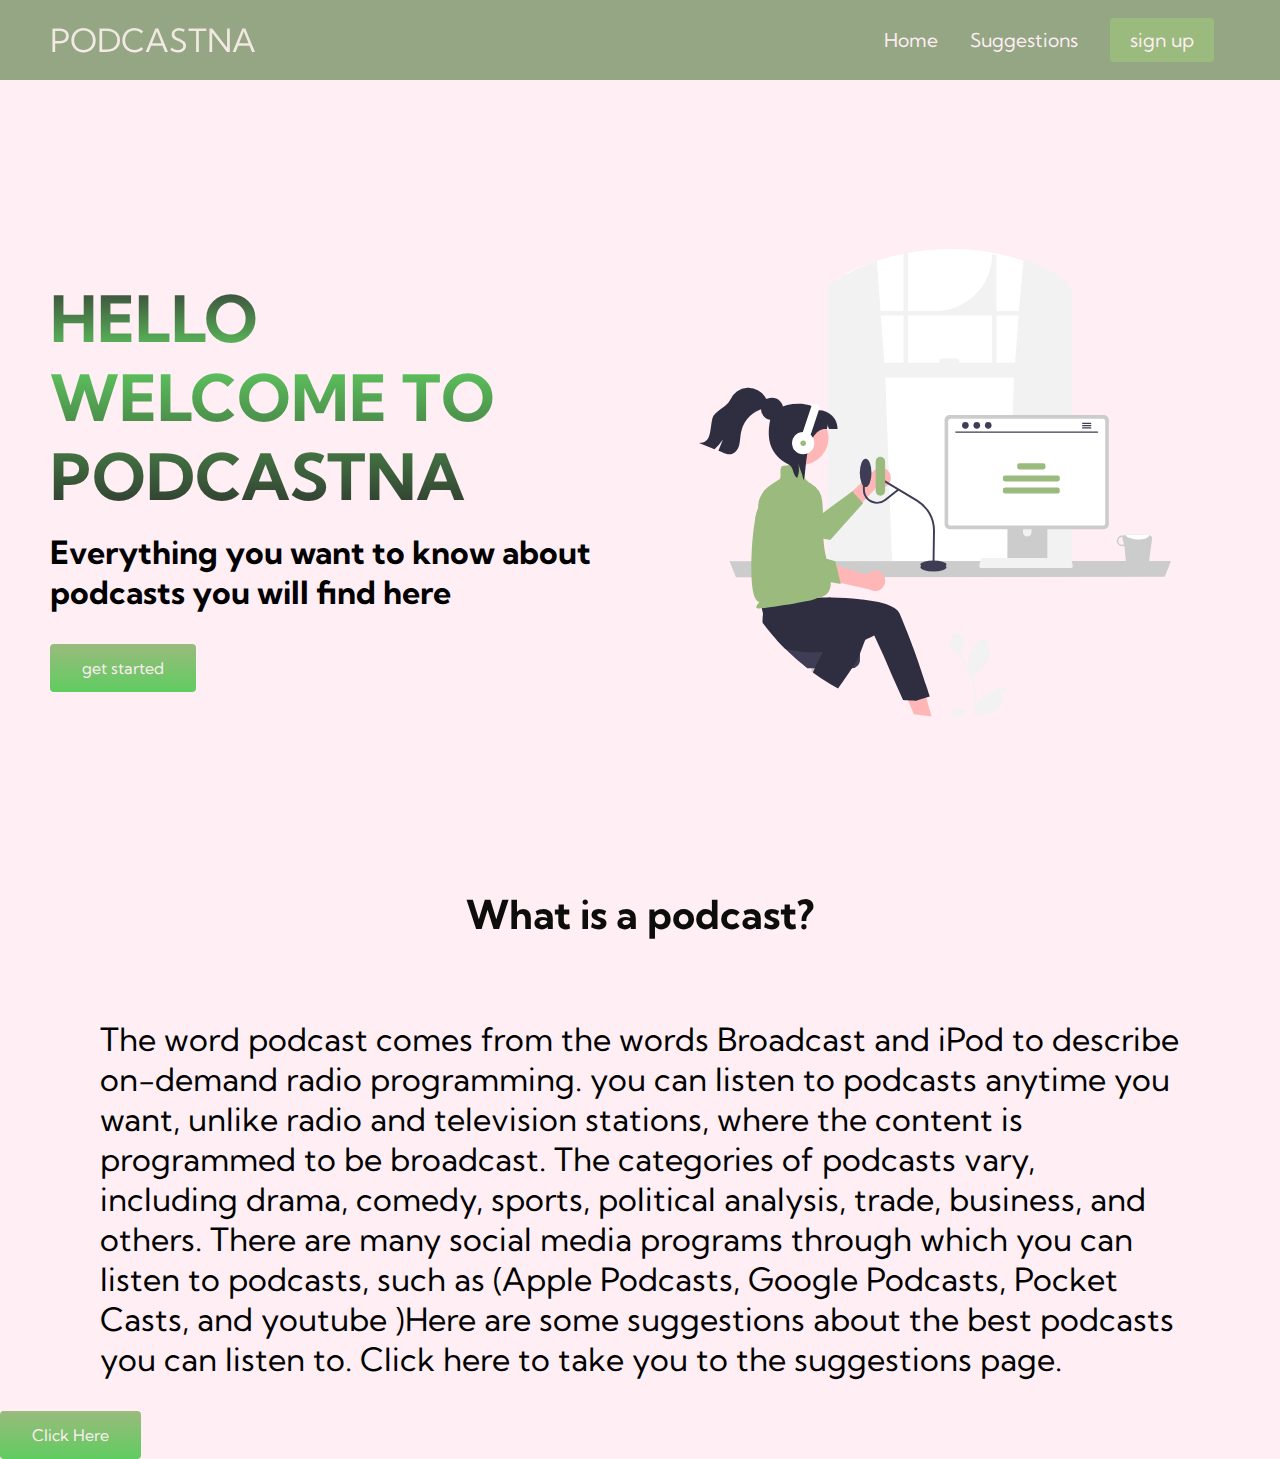
<file: index.html>
<!DOCTYPE html>
<html lang="en">
<head>
    <meta charset="UTF-8">
    <meta name="viewport" content="width=device-width, initial-scale=1.0">
    <title>PODCASTNA</title>
        <link rel="stylesheet" href="style.css">
        <link href="https://fonts.googleapis.com/css2?family=Kumbh+Sans:wght@400;500&display=swap" rel="stylesheet">
  
</head>
<body>
    <!--navbar section-->
  <nav class="navbar">
    <div class="navbar__container">
        <a href="/" id="navbar__logo"> PODCASTNA</a>
        <div class="navbar__toggle" id="mobile-menu">
            <span class="bar"></span>
            <span class="bar"></span>
            <span class="bar"></span>
        </div>
        <ul class="navbar__menu">
            <li class="navbar__item">
                <a href="/" class="navbar__links">Home</a>
            </li>
            <li class="navbar__item">
                <a href="/tech.html" class="navbar__links">Suggestions</a>
            </li>
            
            <li class="navbar__btn">
                <a href="/" class="button">sign up</a></li>
        </ul>
    </div>
  </nav>
  
  
</div>
  <!--hero section-->
  <div class="main">
    <div class="main__container">
        <div class="main__content">
            <h1>HELLO</h1>
            <h2>WELCOME TO PODCASTNA</h2>
            <p>Everything you want to know about podcasts you will find here
            </p>
            <button class="main__btn"><a href="/">get started</a></button>
        </div>
        <div class="main__img--container">
            <img src="images/undraw_podcast_re_wr88.svg" alt="pic" id="main__img">
        </div>
    </div>
</div>

<!--services section-->
<div class="services">
    <h1> What is a podcast?</h1>
   </div>
    <div class="services__container">
  </div>

<div class="paragraph">
    <p>The word podcast comes from the words Broadcast and iPod to describe on-demand radio programming. you can listen to podcasts anytime you want, unlike radio and television stations, where the content is programmed to be broadcast. The categories of podcasts vary, including drama, comedy, sports, political analysis, trade, business, and others. There are many social media programs through which you can listen to podcasts, such as (Apple Podcasts, Google Podcasts, Pocket Casts, and youtube )Here are some suggestions about the best podcasts you can listen to. Click here to take you to the suggestions page.</p>
        <button class="main__btn"><a href="./tech.html">Click Here</a></button>
    </div>
</file>
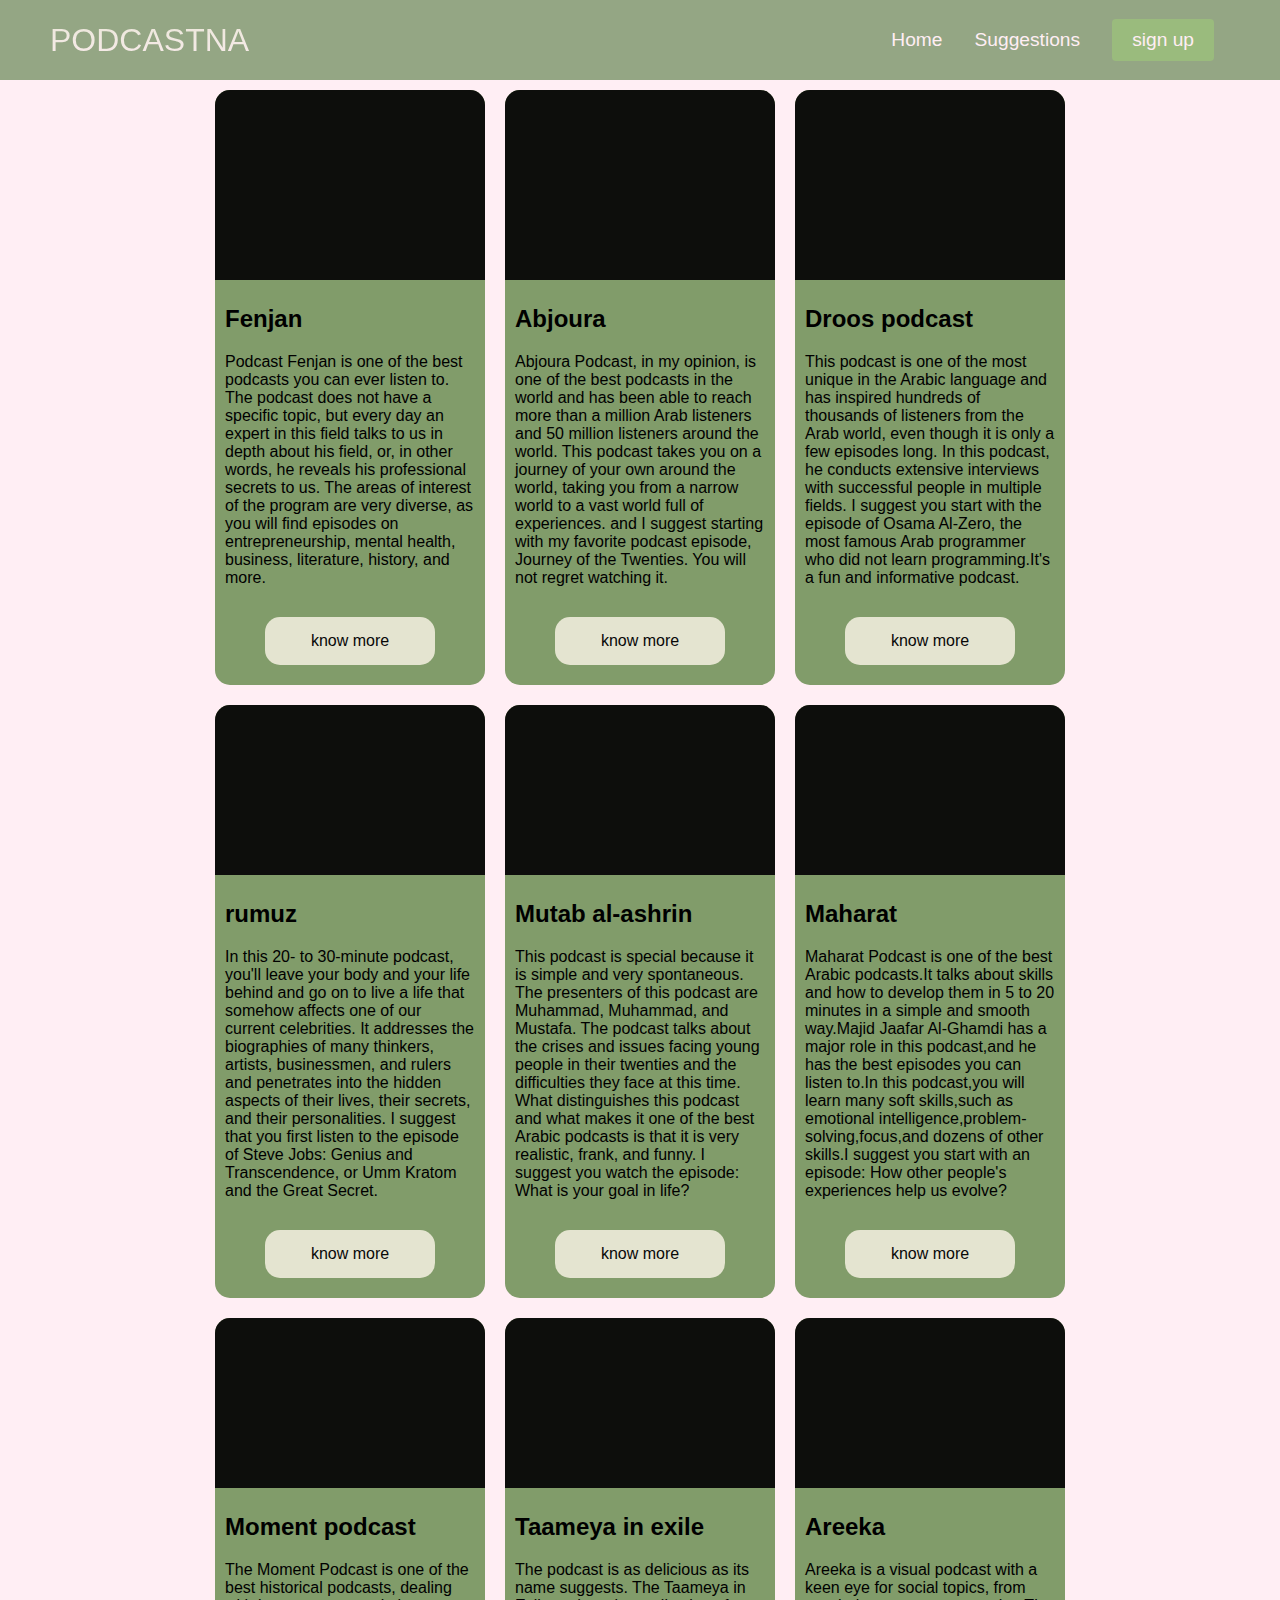
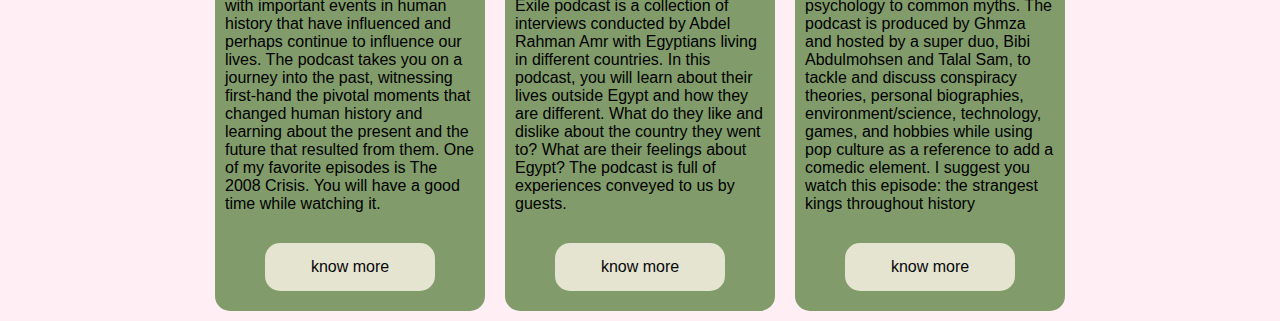
<file: tech.html>
<!DOCTYPE html>
<html lang="en">
<head>
    <meta charset="UTF-8">
    <meta name="viewport" content="width=device-width, initial-scale=1.0">
    <title>PODCASTNA</title>
    <link rel="stylesheet" href="style.css">
    <link rel="stylesheet" href="https://cdnjs.cloudflare.com/ajax/libs/font-awesome/6.2.0/css/all.min.css">
</head>
<body>
    <!--navbar section-->
  <nav class="navbar">
    <div class="navbar__container">
        <a href="/" id="navbar__logo">PODCASTNA</a>
        <div class="navbar__toggle" id="mobile-menu">
            <span class="bar"></span>
            <span class="bar"></span>
            <span class="bar"></span>
        </div>
        <ul class="navbar__menu">
            <li class="navbar__item">
                <a href="/" class="navbar__links">Home</a>
            </li>
            <li class="navbar__item">
                <a href="/tech.html" class="navbar__links">Suggestions</a>
            </li>
            
            <li class="navbar__btn">
                <a href="/" class="button">sign up</a></li>
        </ul>
    </div>
  </nav>
 

  
  <section class="container">
<div class="card">
<div class="card-image pd-1"></div>
<h2>Fenjan</h2>
<p>Podcast Fenjan is one of the best podcasts you can ever listen to. The podcast does not have a specific topic, but every day an expert in this field talks to us in depth about his field, or, in other words, he reveals his professional secrets to us. The areas of interest of the program are very diverse, as you will find episodes on entrepreneurship, mental health, business, literature, history, and more.</p>
<a href="https://www.youtube.com/watch?v=pJ0auP7dbcY&t=1609s">know more</a>

</div>

<div class="card">
    <div class="card-image pd-2"></div>
    <h2>Abjoura</h2>
    <p>Abjoura Podcast, in my opinion, is one of the best podcasts in the world and has been able to reach more than a million Arab listeners and 50 million listeners around the world. This podcast takes you on a journey of your own around the world, taking you from a narrow world to a vast world full of experiences. and I suggest starting with my favorite podcast episode, Journey of the Twenties. You will not regret watching it.</p>
   <a href="https://youtu.be/rCdlVmeUglY?si=TqLck74MAzq--0Wi">know more</a>
</div>

    <div class="card">
        <div class="card-image pd-3"></div>
        <h2>Droos podcast</h2>
        <p>This podcast is one of the most unique in the Arabic language and has inspired hundreds of thousands of listeners from the Arab world, even though it is only a few episodes long. In this podcast, he conducts extensive interviews with successful people in multiple fields. I suggest you start with the episode of Osama Al-Zero, the most famous Arab programmer who did not learn programming.It's a fun and informative podcast.</p>
       <a href="https://youtu.be/5wpp3vFM41U?si=SCK9YqCWfFjYA1ub">know more</a>
    </div>
    </section>


    <section class="container2">
        <div class="card2">
         <div class="card2-image pd-4"></div>
        <h2>rumuz</h2>
        <p>In this 20- to 30-minute podcast, you'll leave your body and your life behind and go on to live a life that somehow affects one of our current celebrities. It addresses the biographies of many thinkers, artists, businessmen, and rulers and penetrates into the hidden aspects of their lives, their secrets, and their personalities. I suggest that you first listen to the episode of Steve Jobs: Genius and Transcendence, or Umm Kratom and the Great Secret.</p>
        <a href="https://youtu.be/b1gMuw2V0Qw?si=MBA0cy_FkhGDUuYZ">know more</a>
    </div>
            
            <div class="card2">
                <div class="card2-image pd-5"></div>
                <h2>Mutab al-ashrin</h2>
                <p>This podcast is special because it is simple and very spontaneous. The presenters of this podcast are Muhammad, Muhammad, and Mustafa. The podcast talks about the crises and issues facing young people in their twenties and the difficulties they face at this time. What distinguishes this podcast and what makes it one of the best Arabic podcasts is that it is very realistic, frank, and funny. I suggest you watch the episode: What is your goal in life?</p>
                <a href="https://youtu.be/RwGJO1LKuPA?si=F39h3nkXOMrQXw9L">know more</a>
            </div>
            
         <div class="card2">
         <div class="card2-image pd-6"></div>
        <h2>Maharat</h2>
         <p> Maharat Podcast is one of the best Arabic podcasts.It talks about skills and how to develop them in 5 to 20 minutes in a simple and smooth way.Majid Jaafar Al-Ghamdi has a major role in this podcast,and he has the best episodes you can listen to.In this podcast,you will learn many soft skills,such as emotional intelligence,problem-solving,focus,and dozens of other skills.I suggest you start with an episode: How other people's experiences help us evolve?</p>
         <a href="https://youtu.be/C0fI4v2x_lc?si=DT3LKciD7aYduHXy">know more</a>
        </div>
            
                </section>
  



         <section class="container3">
          <div class="card3">
         <div class="card3-image pd-7"></div>
         <h2>Moment podcast</h2>
         <p>The Moment Podcast is one of the best historical podcasts, dealing with important events in human history that have influenced and perhaps continue to influence our lives. The podcast takes you on a journey into the past, witnessing first-hand the pivotal moments that changed human history and learning about the present and the future that resulted from them. One of my favorite episodes is The 2008 Crisis. You will have a good time while watching it.</p>
         <a href="https://youtu.be/sYlA4H_uXP8?si=KlULBjhNnu6jCpG_">know more</a>
        </div>
                        
                        <div class="card3">
                            <div class="card3-image pd-8"></div>
                            <h2>Taameya in exile</h2>
                            <p>The podcast is as delicious as its name suggests. The Taameya in Exile podcast is a collection of interviews conducted by Abdel Rahman Amr with Egyptians living in different countries. In this podcast, you will learn about their lives outside Egypt and how they are different. What do they like and dislike about the country they went to? What are their feelings about Egypt? The podcast is full of experiences conveyed to us by guests.</p>
                            <a href="https://youtu.be/XO6gZ-D-NrM?si=oq6oeG_kFb6ifVQ1">know more</a>
                        </div>
                        
                            <div class="card3">
                                <div class="card3-image pd-9"></div>
                                <h2>Areeka</h2>
                                <p>Areeka is a visual podcast with a keen eye for social topics, from psychology to common myths. The podcast is produced by Ghmza and hosted by a super duo, Bibi Abdulmohsen and Talal Sam, to tackle and discuss conspiracy theories, personal biographies, environment/science, technology, games, and hobbies while using pop culture as a reference to add a comedic element. I suggest you watch this episode: the strangest kings throughout history</p>
                                <a href="https://youtu.be/O_a88LI3Zcw?si=1wVdvZgxl-EFyn8v">know more</a>
                            </div>
                        
                            </section>
    

 
                           
  <script src="script.js" defer></script>  
</body>
</html>
</file>
<file: style.css>
*{
    box-sizing: border-box;
    margin: 0;
    padding: 0;
    font-family: 'Kumbh Sans', sans-serif;
}

.navbar{
background: #94A684;
height: 80px;
display: flex;
justify-content: center;
align-items: center;
font-size: 1.2rem;
position: sticky;
top: 0;
z-index: 999;
}

.navbar__container{
display: flex;
justify-content: space-between;
height: 80px;
z-index: 1;
width: 100%;
max-width: 1300px;
margin: 0 auto;
padding: 0 50px;
}

#navbar__logo{
background-color:#E4E4D0 ;
background-image: linear-gradient(to top, #FFEEF4 0%, #E4E4D0 100%);
background-size: 100%;
-webkit-background-clip: text;
-moz-background-clip: text;
-webkit-text-fill-color: transparent;
-moz-text-fill-color: transparent;
display: flex;
align-items: center;
cursor: pointer;
text-decoration: none;
font-size: 2rem;
}

.fa-gem{
margin-right: 0.5rem;
}

.navbar__menu{
display: flex;
align-items: center;
list-style: none;
text-align: center;
}

.navbar__item{
height: 80px;
}

.navbar__links{
color: #FFEEF4;
display: flex;
align-items: center;
justify-content: center;
text-decoration: none;
padding: 0 1rem;
height: 100%;
}

.navbar__btn{
display: flex;
justify-content: center;
align-items: center;
padding: 0 1rem;
width: 100%;
}

.button{
display: flex;
justify-content: center;
align-items: center;
text-decoration: none;
padding: 10px 20px;
height: 100%;
width: 100%;
border: none;
outline: none;
border-radius: 4px;
background: #9abb7d;
color: #FFEEF4;
}

.button:hover {
background:#94A684 ;
transition: all 0.3s ease;
}

.navbar__links:hover {
color: rgb(17, 17, 16);
transition: all 0.3 ease;
}

@media screen and (max-width:960px) {
    .navbar__container{
        display: flex;
        justify-content: space-between;
        height: 80px;
        z-index: 1;
        width: 100%;
        max-width: 1300px;
        padding: 0;
    }

    .navbar__menu{
display: grid;
       grid-template-columns: auto; 
       margin: 0;
       width: 100%;
       position: absolute;
       top: -1000px;
       opacity: 0;
       transition: all 0.5s ease;
       height: 50vh;
       z-index: -1;
       background-color: #9abb7d;
    }

.navbar__menu.active{
    background-color: #9abb7d;
    top: 100%;
    opacity: 1;
    transition: all 0.5s ease;
    z-index: 99;
    height: 50vh;
    font-size: 1.6rem;
}

#navbar__logo{
padding-left: 25px;
}


.navbar__toggle .bar{
width: 25px;
height: 3px;
margin: 5px auto;
transition: all 0.3s ease-in-out;
}


.navbar__item{
width: 100%;
}


.navbar__links{
text-align: center;
padding: 2rem;
width: 100%;
display: table;
}


#mobile-menu{
position: absolute;
top: 20%;
right: 5%;
transform: translate(5%, 20%);

}

.navbar__btn{
padding-bottom:2rem ;
}


.button{
 display: flex; 
 justify-content: center;  
align-items: center;
width: 80%;
height: 80px;
margin: 0;

}

.navbar__toggle .bar{
display: block;
cursor: pointer;
}


#mobile-menu.is-active .bar:nth-child(2) {
opacity: 0;

}


#mobile-menu.is-active .bar:nth-child(1) {
    transform: translateY(8px) rotate(45deg)
    
    }


    #mobile-menu.is-active .bar:nth-child(3) {
        transform: translateY(-8px) rotate(-45deg)
        
        }
}


/*hero section css*/
.main{
    background-color: #FFEEF4;
}

.main__container{
    display: grid;
    grid-template-columns: 1fr 1fr;
    align-items: center;
    justify-self: center;
    margin: 0 auto;
    height: 90vh;
    background-color: #FFEEF4;
    z-index: 1;
    width: 100%;
    max-width: 1300px;
    padding: 0 50px;
}


.main__content h1 {
font-size: 4rem;
background-color: #9abb7d;
background-image: linear-gradient(to top, #60cc60 0%, #363b36 100%);
background-size: 100%;
-webkit-background-clip: text;
-moz-background-clip: text;
-webkit-text-fill-color: transparent;
-moz-text-fill-color:transparent;
}


.main__content h2 {
    font-size: 4rem;
    background-color: #9abb7d;
    background-image: linear-gradient(to top, #2e362e  0%,#60cc60 100%);
    background-size: 100%;
    -webkit-background-clip: text;
    -moz-background-clip: text;
    -webkit-text-fill-color: transparent;
    -moz-text-fill-color:transparent;

}

.main__content p{
    margin-top: 1rem;
    font-size: 2rem;
    font-weight: 700;
    
}


.main__btn{
font-size: 1rem;
background-image: linear-gradient(to top,  #60cc60 0%, #9abb7d 100%);
padding: 14px 32px;
border: none;
border-radius: 4px;
color: #080808;
margin-top: 2rem;
cursor: pointer;
position: relative;
transition: all 0.35s ;
outline: none;
}


.main__btn a{
position: relative;
z-index: 2;
color: #FFEEF4;
text-decoration: none;
}


.main__btn:after {
position: absolute;
content: '';
top: 0;
left: 0;
width: 0;
height: 100%;
background: #080808;
transition: all 0.35s;
border-radius: 4px;
}


.main__btn:hover {
    color: #FFEEF4;
}


.main__btn:hover:after {
    width: 100%;
}


.main__img--container{
    text-align: center;
}


#main__img{
    height: 80%;
    width: 80%;
}

/* Mobile responsive*/
@media screen and (max-width: 768px) {
.main__container{
display: grid;
grid-template-columns: auto;
align-items: center;
justify-self: center;
width: 100%;
margin: 0 auto;
height: 90vh;
}

.main__content{
text-align: center;
margin-bottom: 4rem;
}


.main__content h1{
font-size: 2.5rem;
margin-top: 2rem;
}


.main__content h2 {
font-size: 3rem;
}


.main__content p {
margin-top: 1rem;
font-size: 1.5rem;
}
}


@media screen and (max-width: 480px) {
    .main__content h1{
        font-size: 2rem;
        margin-top: 3rem;
        }
        
        
        .main__content h2 {
        font-size: 2rem;
        }
        
        
        .main__content p {
        margin-top: 2rem;
        font-size: 1.5rem;
        }


 .main__btn{
padding: 12px 36px;
margin: 2.5rem 0;

        }
}


/*services section css*/
.services{
display: flex;
flex-direction: column;
align-items: center;
/* height: 80vh; */
}


.services h1{
background-color: #0d0e0c;
background-image: linear-gradient(to right,
 #60cc60 0%,
 #57b957 21%,
 #4ca34c 52%,
 #3f883f 78%,
 #397239 100%,
 );
 background-size: 100%;
 margin-bottom: 5rem;
 font-size: 2.5rem;
 -webkit-background-clip: text;
 -moz-background-clip: text;
-webkit-text-fill-color: transparent;
-moz-text-fill-color:transparent;

}


.services__container{
display: flex;
justify-content: center;
flex-wrap: wrap;
}





.services h2{
position: absolute;
top: 350px;
left: 30px;
}





@media screen and (max-width: 960px){
    .services{
        height: 1600px;
    }

.services h1{
font-size: 2rem;
margin-top:12rem;
}

}


@media screen and (max-width: 480px){
.services{
    height: 1400px;
}


.services h1{
font-size: 1.2rem;

}



}

Body{

background: #FFEEF4;

}


.container{
    display: flex;
    justify-content: center;
    flex-wrap: wrap;
}


.card{
background:#819c6a ;
width: 270px;

margin: 10px;
border-radius: 15px;
}


.card-image{
background-color: #0d0e0c;
height: 190px;
margin-bottom: 15px;
background-size: cover;
border-radius: 15px 15px 0 0;
}

.pd-1{
background-image: url('https://i.ytimg.com/vi/lBRK4qO1xJI/maxresdefault.jpg');

}


.pd-2{
background-image: url('https://i.pinimg.com/originals/bb/27/18/bb2718e26094af875aecd5f0819bfbd6.jpg');

}


.pd-3{
background-image: url('https://is1-ssl.mzstatic.com/image/thumb/Podcasts116/v4/50/b1/79/50b1795a-e660-4409-3780-e7ee938b429a/mza_6761298068121120774.jpg/500x500bb.jpg');

}

.card h2{
padding: 10px;

}


.card p{
padding: 10px;

}

 
.card a{
background-color: #E4E4D0;
color: #080808;
padding: 15px 20px;
display: block;
text-align: center;
margin: 20px 50px;
text-decoration: none;
border-radius: 15px;
}
 


.card:hover {
background-color: #94A684;
color: #080808;
cursor: pointer;
transform: scale(1.03);
transition: all 1s ease;
}

    .container2{
        display: flex;
        justify-content: center;
    }



.card2{
background: #819c6a;
width: 270px;

margin: 10px;
border-radius: 15px;
}



.card2-image{
    background-color: #0d0e0c;
    height: 170px;
    margin-bottom: 15px;
    background-size: cover;
    border-radius: 15px 15px 0 0;
    }


    .pd-4{
        background-image: url('https://th.bing.com/th/id/OIP.LFLIPxo5pD0T_Zt4yIJ7CAHaHa?pid=ImgDet&rs=1');
        
        } 

 .pd-5{
   background-image: url('https://www.stjegypt.com/uploads/568029754438.jpg');
            
  }

  .pd-6{
    background-image: url('https://i.ytimg.com/vi/C0fI4v2x_lc/maxresdefault.jpg');
             
   }

   .card2 h2{
    padding: 10px;
    
    }
    
    
    .card2 p{
    padding: 10px;
    
    }
    
     
    .card2 a{
    background-color: #E4E4D0;
    color: #080808;
    padding: 15px 20px;
    display: block;
    text-align: center;
    margin: 20px 50px;
    text-decoration: none;
    border-radius: 15px;
    }
     
    
    
    .card2:hover {
    background-color: #94A684;
    color: #080808;
    cursor: pointer;
    transform: scale(1.03);
    transition: all 1s ease;
    }
      
    

        .container3{
            display: flex;
            justify-content: center;
        }
    
    
    
    .card3{
    background: #819c6a;
    width: 270px;
    
    margin: 10px;
    border-radius: 15px;
    }
    
    
    
    .card3-image{
        background-color: #0d0e0c;
        height: 170px;
        margin-bottom: 15px;
        background-size: cover;
        border-radius: 15px 15px 0 0;
        }


        .pd-7{
            background-image: url('https://1.bp.blogspot.com/-MN3K-XDcXJ0/XeJQHyV5WrI/AAAAAAAAAXc/Al-qu6v8yz8s__Kl-MUKgaf0X7HQzUNxQCNcBGAsYHQ/s320/Screen-Shot-2019-11-19-at-1.44.34-PM-600x597.jpg');
            
            } 
    
     .pd-8{
       background-image: url('https://www.stjegypt.com/uploads/546732845045.jpg');
                
      }
    
      .pd-9{
        background-image: url('https://i.ytimg.com/vi/z38R2djpyR8/maxresdefault.jpg');
                 
       }
    
       .card3 h2{
        padding: 10px;
        
        }
        
        
        .card3 p{
        padding: 10px;
        
        }
        
         
        .card3 a{
        background-color: #E4E4D0;
        color: #080808;
        padding: 15px 20px;
        display: block;
        text-align: center;
        margin: 20px 50px;
        text-decoration: none;
        border-radius: 15px;
        }
         
        
        
        .card3:hover {
        background-color: #94A684;
        color: #080808;
        cursor: pointer;
        transform: scale(1.03);
        transition: all 1s ease;
        }



        .paragraph p {
padding:0px 100px;

font-size: 2rem;
/* margin-top:12rem; */
        }




            .conteudo{
                width: 450px;
            }

            .carrousel{
display: grid;
grid-auto-flow: column;
scroll-behavior: auto;
gap: 1.2rem;
overflow-y: auto;
overscroll-behavior-x: contain;
scroll-snap-type: x mandatory;
scrollbar-width: none;
            }

            .carrousel::-webkit-scrollbar{
         display: none;
            }


            .cad{
                scroll-snap-align: start;
                border-radius: 30px;
                min-height: 200px;
                min-width: 300px;
                display: flex;
                align-items: center;
                justify-content: center;
            }
</file>
